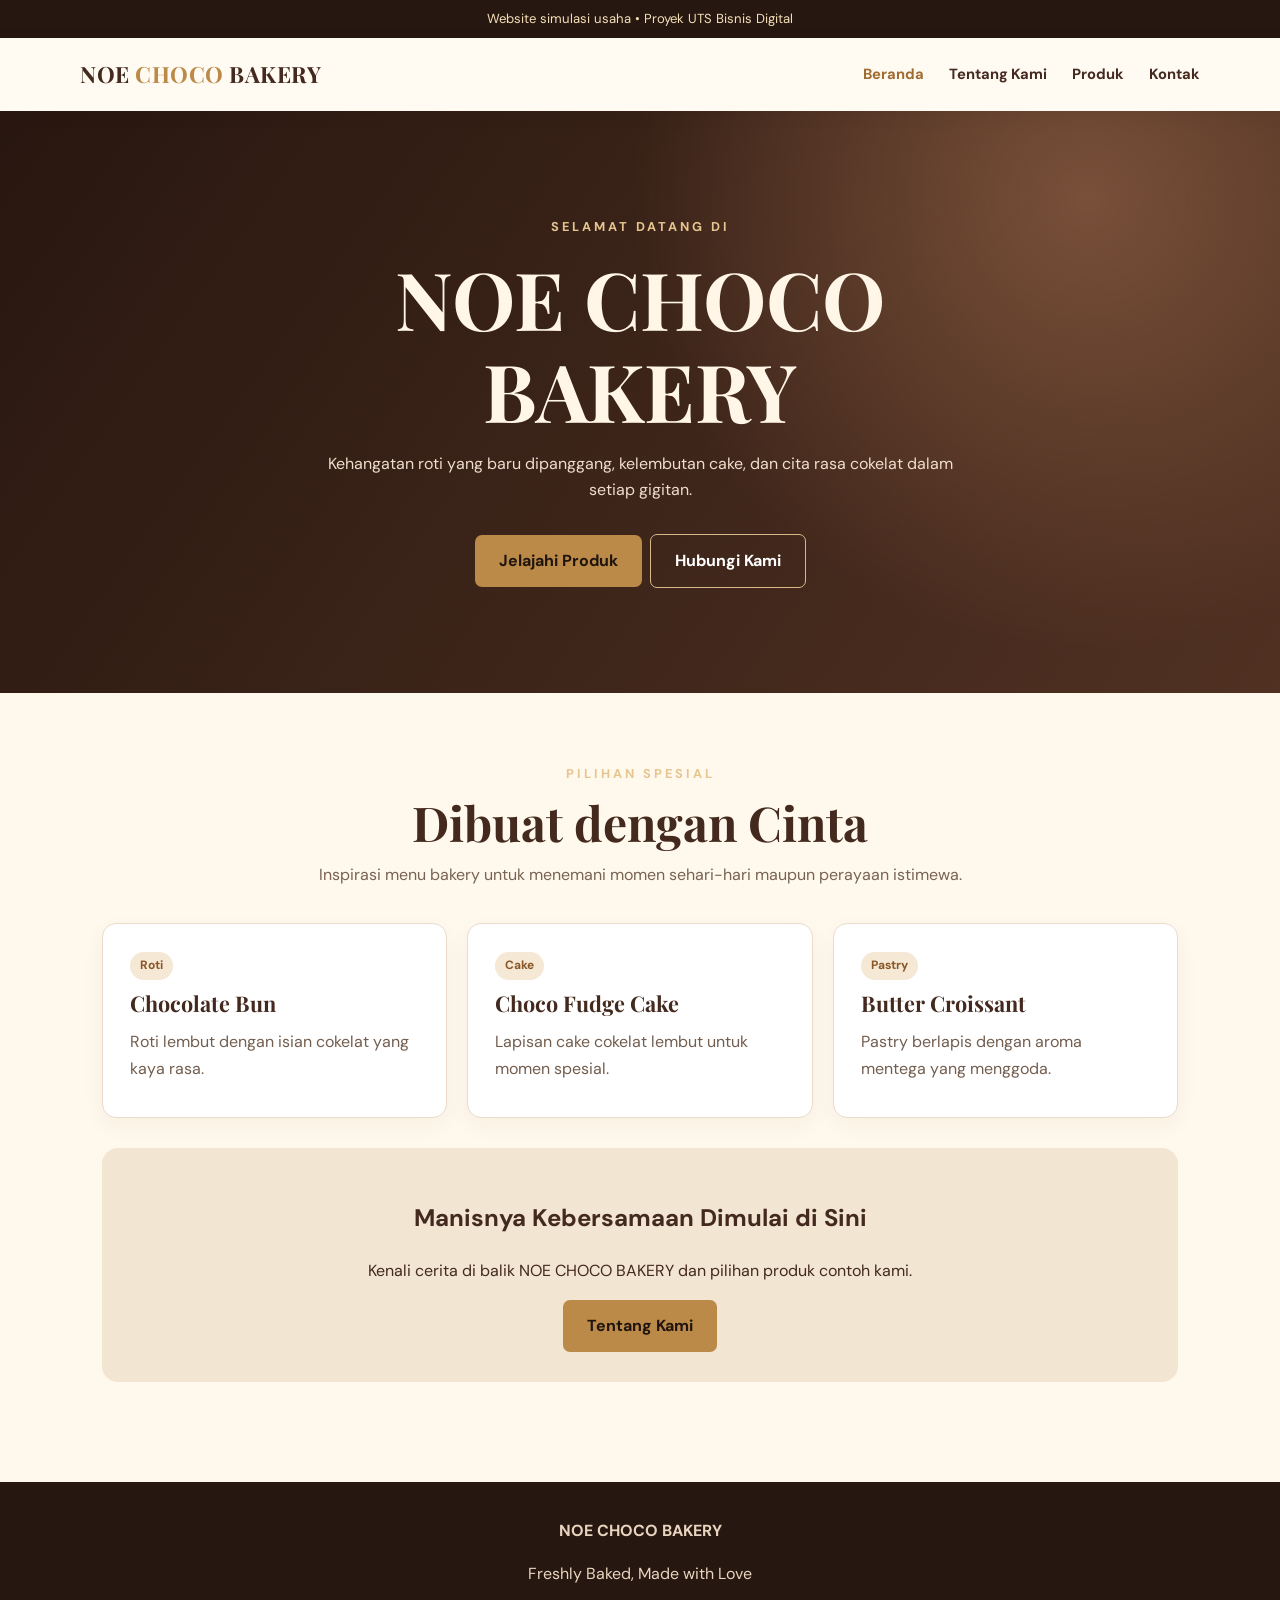
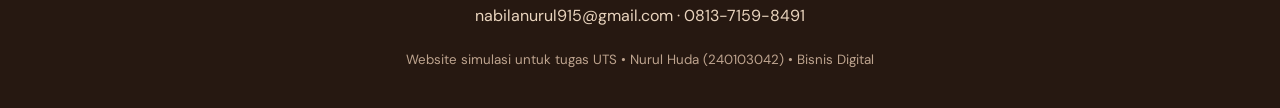
<file: index.html>
<!DOCTYPE html><html lang="id"><head><meta charset="UTF-8"><meta name="viewport" content="width=device-width,initial-scale=1"><meta name="description" content="NOE CHOCO BAKERY - website profil usaha contoh untuk tugas UTS Bisnis Digital."><title>Beranda | NOE CHOCO BAKERY</title><link rel="stylesheet" href="style.css"></head><body><div class="top">Website simulasi usaha • Proyek UTS Bisnis Digital</div><header class="nav"><a class="brand" href="index.html">NOE <span>CHOCO</span> BAKERY</a><button class="menu" type="button" aria-label="Buka menu" aria-expanded="false">☰</button><nav class="links" aria-label="Navigasi utama"><a href="index.html" class="active">Beranda</a><a href="about.html" class="">Tentang Kami</a><a href="produk.html" class="">Produk</a><a href="kontak.html" class="">Kontak</a></nav></header><main><section class="hero"><div class="eyebrow">Selamat datang di</div><h1>NOE CHOCO<br>BAKERY</h1><p>Kehangatan roti yang baru dipanggang, kelembutan cake, dan cita rasa cokelat dalam setiap gigitan.</p><a class="btn" href="produk.html">Jelajahi Produk</a><a class="btn alt" href="kontak.html">Hubungi Kami</a></section><section class="wrap"><div class="section-head"><div class="eyebrow">Pilihan spesial</div><h2>Dibuat dengan Cinta</h2><p>Inspirasi menu bakery untuk menemani momen sehari-hari maupun perayaan istimewa.</p></div><div class="grid"><article class="card"><span class="tag">Roti</span><h3>Chocolate Bun</h3><p>Roti lembut dengan isian cokelat yang kaya rasa.</p></article><article class="card"><span class="tag">Cake</span><h3>Choco Fudge Cake</h3><p>Lapisan cake cokelat lembut untuk momen spesial.</p></article><article class="card"><span class="tag">Pastry</span><h3>Butter Croissant</h3><p>Pastry berlapis dengan aroma mentega yang menggoda.</p></article></div><div class="feature" style="text-align:center"><h2>Manisnya Kebersamaan Dimulai di Sini</h2><p>Kenali cerita di balik NOE CHOCO BAKERY dan pilihan produk contoh kami.</p><a class="btn" href="about.html">Tentang Kami</a></div></section></main><footer><strong>NOE CHOCO BAKERY</strong><p>Freshly Baked, Made with Love</p><p><a href="mailto:nabilanurul915@gmail.com">nabilanurul915@gmail.com</a> · <a href="https://wa.me/6281371598491" target="_blank" rel="noopener">0813-7159-8491</a></p><small>Website simulasi untuk tugas UTS • Nurul Huda (240103042) • Bisnis Digital</small></footer><script src="main.js"></script></body></html>
</file>
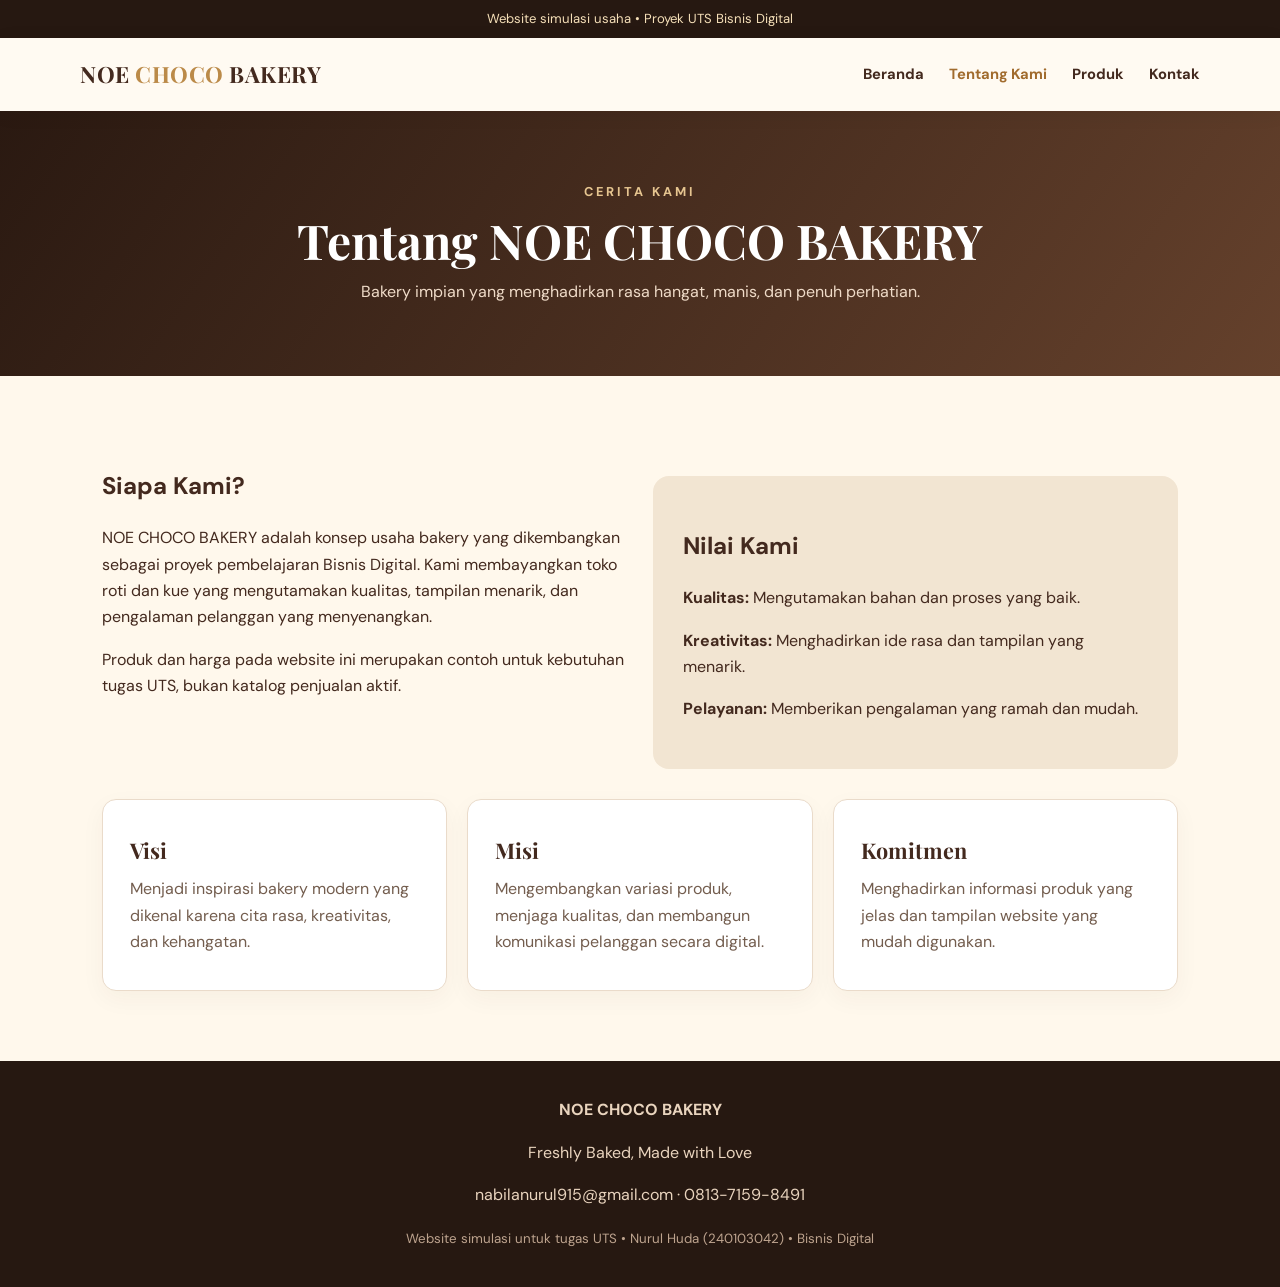
<file: about.html>
<!DOCTYPE html><html lang="id"><head><meta charset="UTF-8"><meta name="viewport" content="width=device-width,initial-scale=1"><meta name="description" content="NOE CHOCO BAKERY - website profil usaha contoh untuk tugas UTS Bisnis Digital."><title>Tentang Kami | NOE CHOCO BAKERY</title><link rel="stylesheet" href="style.css"></head><body><div class="top">Website simulasi usaha • Proyek UTS Bisnis Digital</div><header class="nav"><a class="brand" href="index.html">NOE <span>CHOCO</span> BAKERY</a><button class="menu" type="button" aria-label="Buka menu" aria-expanded="false">☰</button><nav class="links" aria-label="Navigasi utama"><a href="index.html" class="">Beranda</a><a href="about.html" class="active">Tentang Kami</a><a href="produk.html" class="">Produk</a><a href="kontak.html" class="">Kontak</a></nav></header><main><section class="page-title"><div class="eyebrow">Cerita kami</div><h1>Tentang NOE CHOCO BAKERY</h1><p>Bakery impian yang menghadirkan rasa hangat, manis, dan penuh perhatian.</p></section><section class="wrap"><div class="split"><div><h2>Siapa Kami?</h2><p>NOE CHOCO BAKERY adalah konsep usaha bakery yang dikembangkan sebagai proyek pembelajaran Bisnis Digital. Kami membayangkan toko roti dan kue yang mengutamakan kualitas, tampilan menarik, dan pengalaman pelanggan yang menyenangkan.</p><p>Produk dan harga pada website ini merupakan contoh untuk kebutuhan tugas UTS, bukan katalog penjualan aktif.</p></div><div class="feature"><h2>Nilai Kami</h2><p><strong>Kualitas:</strong> Mengutamakan bahan dan proses yang baik.</p><p><strong>Kreativitas:</strong> Menghadirkan ide rasa dan tampilan yang menarik.</p><p><strong>Pelayanan:</strong> Memberikan pengalaman yang ramah dan mudah.</p></div></div><div class="grid"><div class="card"><h3>Visi</h3><p>Menjadi inspirasi bakery modern yang dikenal karena cita rasa, kreativitas, dan kehangatan.</p></div><div class="card"><h3>Misi</h3><p>Mengembangkan variasi produk, menjaga kualitas, dan membangun komunikasi pelanggan secara digital.</p></div><div class="card"><h3>Komitmen</h3><p>Menghadirkan informasi produk yang jelas dan tampilan website yang mudah digunakan.</p></div></div></section></main><footer><strong>NOE CHOCO BAKERY</strong><p>Freshly Baked, Made with Love</p><p><a href="mailto:nabilanurul915@gmail.com">nabilanurul915@gmail.com</a> · <a href="https://wa.me/6281371598491" target="_blank" rel="noopener">0813-7159-8491</a></p><small>Website simulasi untuk tugas UTS • Nurul Huda (240103042) • Bisnis Digital</small></footer><script src="main.js"></script></body></html>
</file>
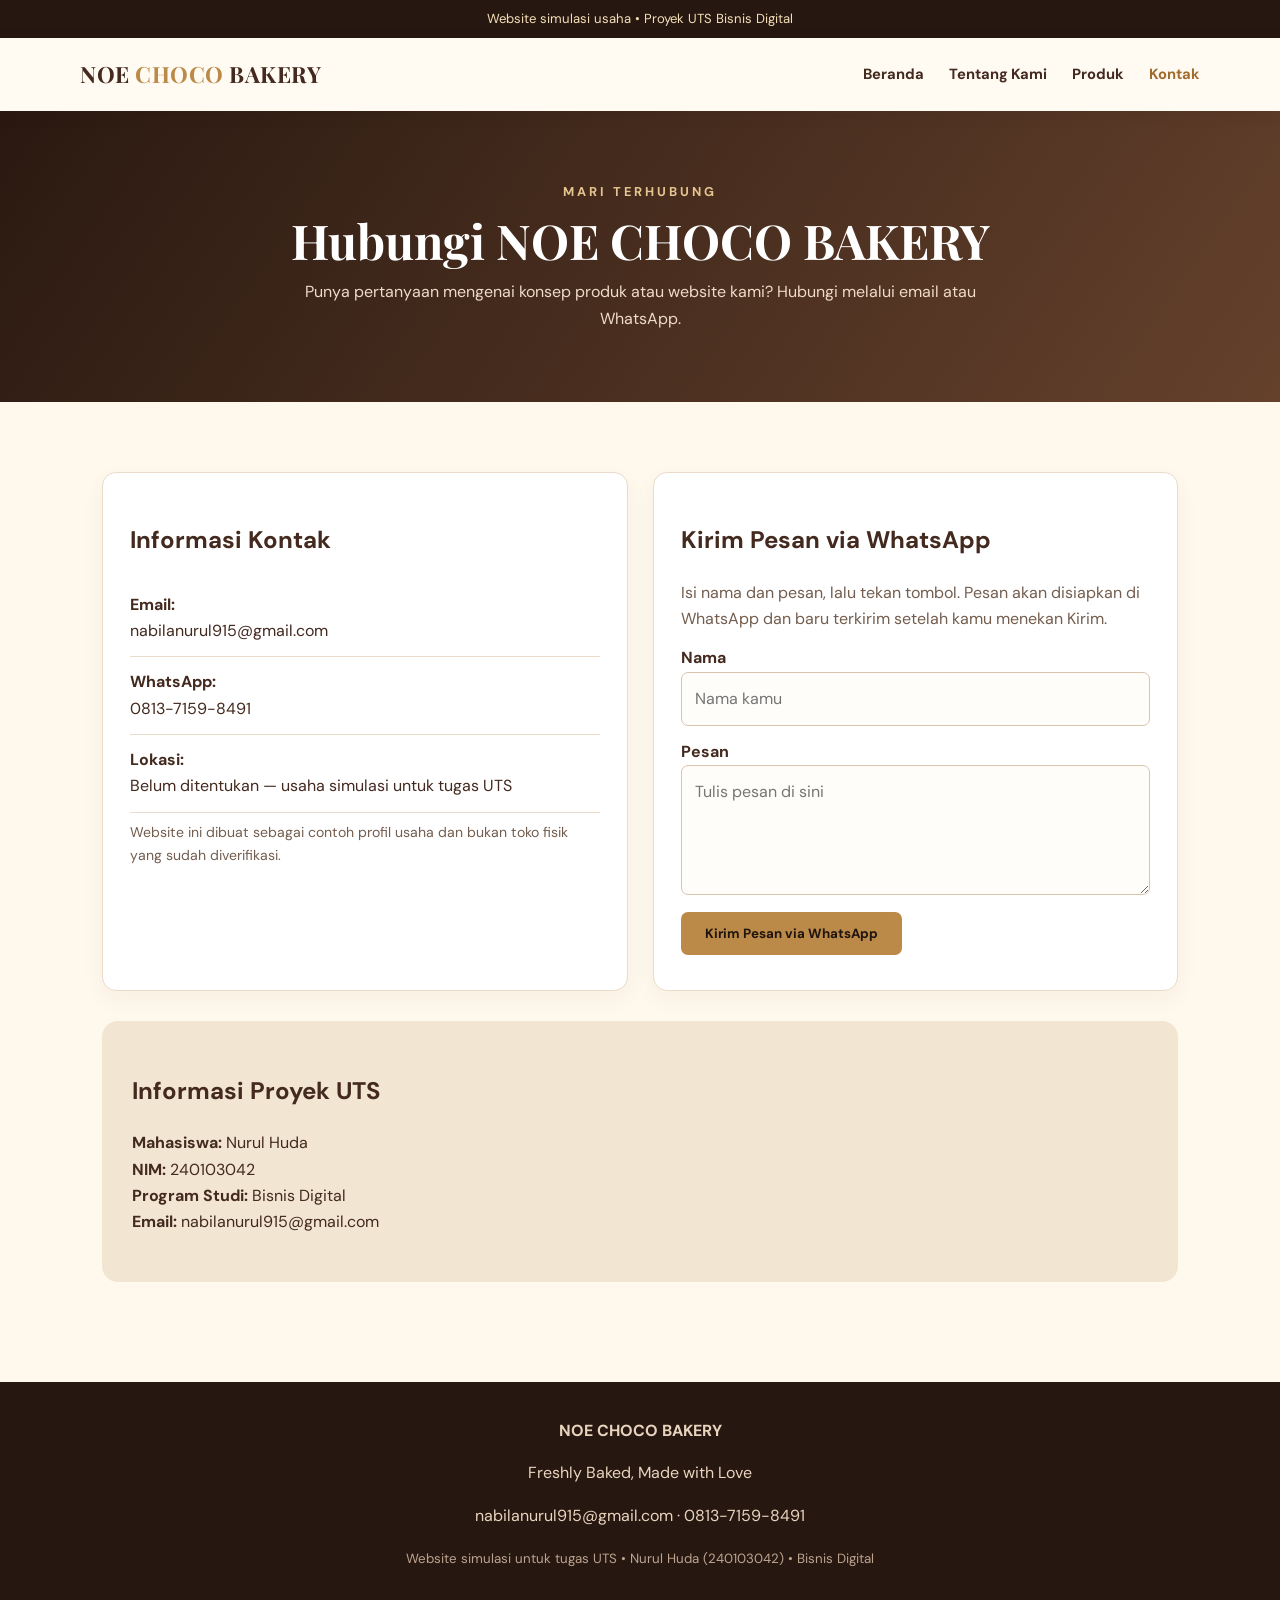
<file: kontak.html>
<!DOCTYPE html><html lang="id"><head><meta charset="UTF-8"><meta name="viewport" content="width=device-width,initial-scale=1"><meta name="description" content="NOE CHOCO BAKERY - website profil usaha contoh untuk tugas UTS Bisnis Digital."><title>Kontak | NOE CHOCO BAKERY</title><link rel="stylesheet" href="style.css"></head><body><div class="top">Website simulasi usaha • Proyek UTS Bisnis Digital</div><header class="nav"><a class="brand" href="index.html">NOE <span>CHOCO</span> BAKERY</a><button class="menu" type="button" aria-label="Buka menu" aria-expanded="false">☰</button><nav class="links" aria-label="Navigasi utama"><a href="index.html" class="">Beranda</a><a href="about.html" class="">Tentang Kami</a><a href="produk.html" class="">Produk</a><a href="kontak.html" class="active">Kontak</a></nav></header><main><section class="page-title"><div class="eyebrow">Mari terhubung</div><h1>Hubungi NOE CHOCO BAKERY</h1><p>Punya pertanyaan mengenai konsep produk atau website kami? Hubungi melalui email atau WhatsApp.</p></section><section class="wrap"><div class="split"><div class="card"><h2>Informasi Kontak</h2><span class="contact-line"><strong>Email:</strong><br><a href="mailto:nabilanurul915@gmail.com">nabilanurul915@gmail.com</a></span><span class="contact-line"><strong>WhatsApp:</strong><br><a href="https://wa.me/6281371598491" target="_blank" rel="noopener">0813-7159-8491</a></span><span class="contact-line"><strong>Lokasi:</strong><br>Belum ditentukan — usaha simulasi untuk tugas UTS</span><p class="note">Website ini dibuat sebagai contoh profil usaha dan bukan toko fisik yang sudah diverifikasi.</p></div><div class="card"><h2>Kirim Pesan via WhatsApp</h2><p>Isi nama dan pesan, lalu tekan tombol. Pesan akan disiapkan di WhatsApp dan baru terkirim setelah kamu menekan Kirim.</p><form id="contact-form"><label for="nama">Nama</label><input id="nama" name="nama" required placeholder="Nama kamu"><label for="pesan">Pesan</label><textarea id="pesan" name="pesan" required placeholder="Tulis pesan di sini"></textarea><p><button class="btn" type="submit">Kirim Pesan via WhatsApp</button></p></form></div></div><div class="feature"><h2>Informasi Proyek UTS</h2><p><strong>Mahasiswa:</strong> Nurul Huda<br><strong>NIM:</strong> 240103042<br><strong>Program Studi:</strong> Bisnis Digital<br><strong>Email:</strong> nabilanurul915@gmail.com</p></div></section></main><footer><strong>NOE CHOCO BAKERY</strong><p>Freshly Baked, Made with Love</p><p><a href="mailto:nabilanurul915@gmail.com">nabilanurul915@gmail.com</a> · <a href="https://wa.me/6281371598491" target="_blank" rel="noopener">0813-7159-8491</a></p><small>Website simulasi untuk tugas UTS • Nurul Huda (240103042) • Bisnis Digital</small></footer><script src="main.js"></script></body></html>
</file>
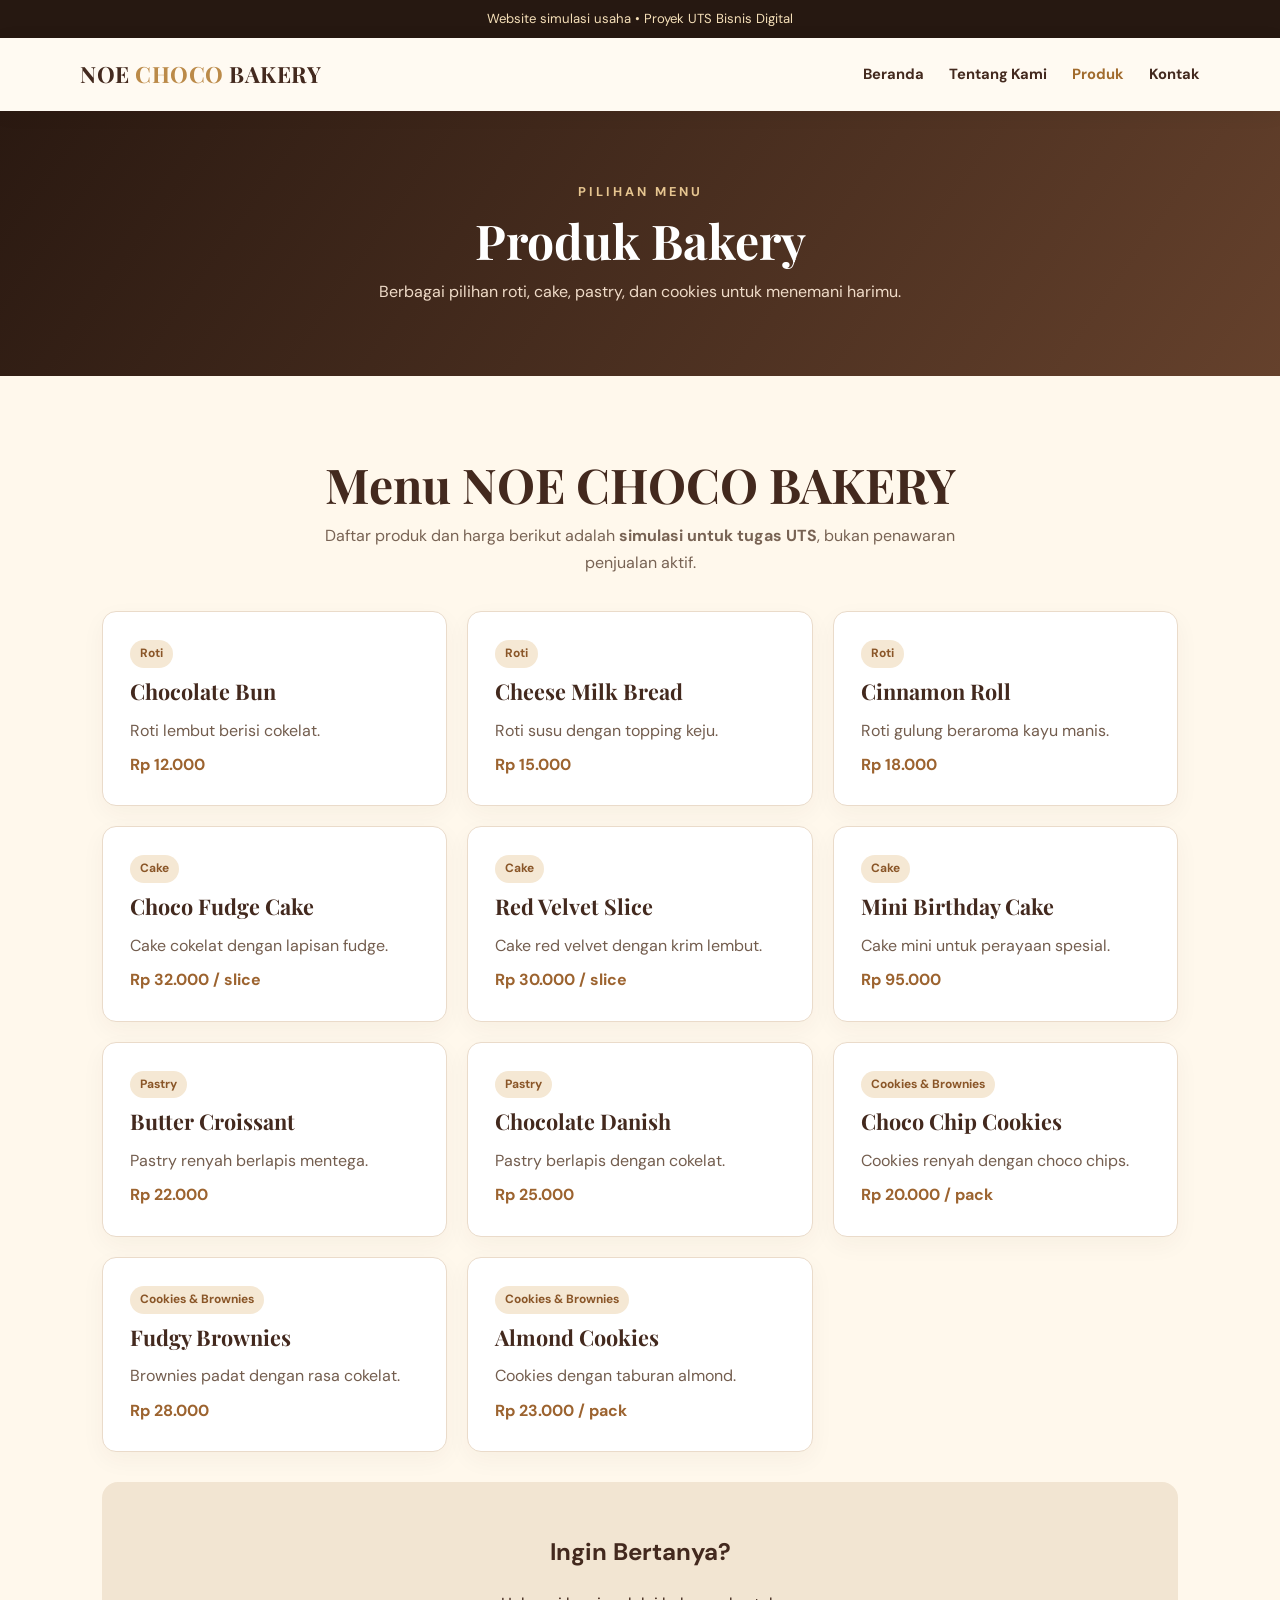
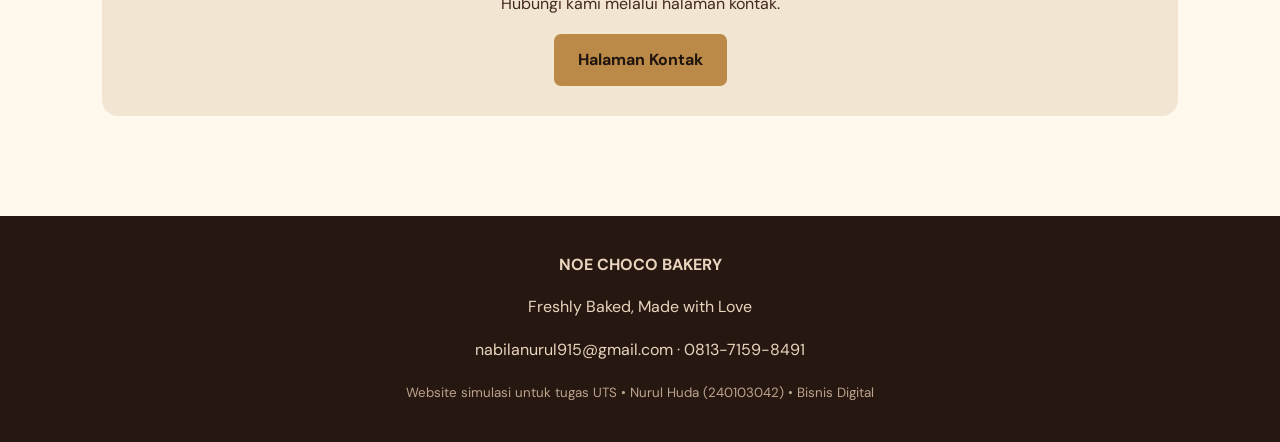
<file: produk.html>
<!DOCTYPE html><html lang="id"><head><meta charset="UTF-8"><meta name="viewport" content="width=device-width,initial-scale=1"><meta name="description" content="NOE CHOCO BAKERY - website profil usaha contoh untuk tugas UTS Bisnis Digital."><title>Produk | NOE CHOCO BAKERY</title><link rel="stylesheet" href="style.css"></head><body><div class="top">Website simulasi usaha • Proyek UTS Bisnis Digital</div><header class="nav"><a class="brand" href="index.html">NOE <span>CHOCO</span> BAKERY</a><button class="menu" type="button" aria-label="Buka menu" aria-expanded="false">☰</button><nav class="links" aria-label="Navigasi utama"><a href="index.html" class="">Beranda</a><a href="about.html" class="">Tentang Kami</a><a href="produk.html" class="active">Produk</a><a href="kontak.html" class="">Kontak</a></nav></header><main><section class="page-title"><div class="eyebrow">Pilihan menu</div><h1>Produk Bakery</h1><p>Berbagai pilihan roti, cake, pastry, dan cookies untuk menemani harimu.</p></section><section class="wrap"><div class="section-head"><h2>Menu NOE CHOCO BAKERY</h2><p>Daftar produk dan harga berikut adalah <strong>simulasi untuk tugas UTS</strong>, bukan penawaran penjualan aktif.</p></div><div class="grid"><article class="card"><span class="tag">Roti</span><h3>Chocolate Bun</h3><p>Roti lembut berisi cokelat.</p><div class="price">Rp 12.000</div></article><article class="card"><span class="tag">Roti</span><h3>Cheese Milk Bread</h3><p>Roti susu dengan topping keju.</p><div class="price">Rp 15.000</div></article><article class="card"><span class="tag">Roti</span><h3>Cinnamon Roll</h3><p>Roti gulung beraroma kayu manis.</p><div class="price">Rp 18.000</div></article><article class="card"><span class="tag">Cake</span><h3>Choco Fudge Cake</h3><p>Cake cokelat dengan lapisan fudge.</p><div class="price">Rp 32.000 / slice</div></article><article class="card"><span class="tag">Cake</span><h3>Red Velvet Slice</h3><p>Cake red velvet dengan krim lembut.</p><div class="price">Rp 30.000 / slice</div></article><article class="card"><span class="tag">Cake</span><h3>Mini Birthday Cake</h3><p>Cake mini untuk perayaan spesial.</p><div class="price">Rp 95.000</div></article><article class="card"><span class="tag">Pastry</span><h3>Butter Croissant</h3><p>Pastry renyah berlapis mentega.</p><div class="price">Rp 22.000</div></article><article class="card"><span class="tag">Pastry</span><h3>Chocolate Danish</h3><p>Pastry berlapis dengan cokelat.</p><div class="price">Rp 25.000</div></article><article class="card"><span class="tag">Cookies &amp; Brownies</span><h3>Choco Chip Cookies</h3><p>Cookies renyah dengan choco chips.</p><div class="price">Rp 20.000 / pack</div></article><article class="card"><span class="tag">Cookies &amp; Brownies</span><h3>Fudgy Brownies</h3><p>Brownies padat dengan rasa cokelat.</p><div class="price">Rp 28.000</div></article><article class="card"><span class="tag">Cookies &amp; Brownies</span><h3>Almond Cookies</h3><p>Cookies dengan taburan almond.</p><div class="price">Rp 23.000 / pack</div></article></div><div class="feature" style="text-align:center"><h2>Ingin Bertanya?</h2><p>Hubungi kami melalui halaman kontak.</p><a class="btn" href="kontak.html">Halaman Kontak</a></div></section></main><footer><strong>NOE CHOCO BAKERY</strong><p>Freshly Baked, Made with Love</p><p><a href="mailto:nabilanurul915@gmail.com">nabilanurul915@gmail.com</a> · <a href="https://wa.me/6281371598491" target="_blank" rel="noopener">0813-7159-8491</a></p><small>Website simulasi untuk tugas UTS • Nurul Huda (240103042) • Bisnis Digital</small></footer><script src="main.js"></script></body></html>
</file>
<file: style.css>
@import url('https://fonts.googleapis.com/css2?family=DM+Sans:wght@400;500;600;700&family=Playfair+Display:wght@600;700&display=swap');
:root{--brown:#43291e;--dark:#261811;--cream:#fff8ec;--gold:#bb8a48;--pale:#f2e5d2}*{box-sizing:border-box}html{scroll-behavior:smooth}body{margin:0;font-family:'DM Sans',Arial,sans-serif;background:var(--cream);color:var(--brown);line-height:1.65}a{color:inherit;text-decoration:none}.top{background:var(--dark);color:#f5dfb8;text-align:center;font-size:.82rem;padding:8px}.nav{display:flex;align-items:center;justify-content:space-between;gap:20px;padding:18px max(6%,calc((100% - 1120px)/2));background:#fffaf2;box-shadow:0 3px 18px #26181112;position:sticky;top:0;z-index:10}.brand{font-family:'Playfair Display',serif;font-size:1.4rem;font-weight:700;letter-spacing:.5px}.brand span{color:var(--gold)}.links{display:flex;gap:25px;flex-wrap:wrap}.links a{font-weight:700;font-size:.92rem}.links a:hover,.links a.active{color:#a16b2d}.hero{background:radial-gradient(circle at 85% 15%,#795039 0%,transparent 38%),linear-gradient(125deg,#281710,#503122);color:#fff6e7;padding:105px 7%;text-align:center}.eyebrow{letter-spacing:3px;text-transform:uppercase;font-size:.8rem;color:#e6c590;font-weight:700}.hero h1{font-family:'Playfair Display',serif;font-size:clamp(2.8rem,7vw,5rem);line-height:1.15;margin:15px 0}.hero p{max-width:650px;margin:0 auto 30px;color:#f0ddcb}.btn{display:inline-block;border:0;border-radius:7px;background:var(--gold);color:#20140e;font-weight:700;padding:13px 24px;cursor:pointer;font-family:inherit}.btn:hover{background:#d9aa6b}.btn.alt{background:transparent;color:white;border:1px solid #d8b98a;margin-left:8px}.wrap{max-width:1120px;margin:auto;padding:70px 22px}.section-head{text-align:center;margin-bottom:35px}.section-head h2,.page-title h1{font-family:'Playfair Display',serif;font-size:clamp(2rem,5vw,3rem);line-height:1.2;margin:10px 0}.section-head p{color:#786354;max-width:650px;margin:0 auto}.grid{display:grid;grid-template-columns:repeat(3,1fr);gap:20px}.card{background:white;border:1px solid #eadbca;border-radius:14px;padding:27px;box-shadow:0 8px 25px #43291e0b}.card h3{font-family:'Playfair Display',serif;font-size:1.35rem;margin:6px 0}.card p{color:#735d4e;margin:8px 0}.price{font-weight:700;color:#9c632f}.tag{display:inline-block;background:#f5e8d4;color:#8a5628;font-size:.75rem;font-weight:700;padding:4px 10px;border-radius:20px}.page-title{background:linear-gradient(125deg,#2a1911,#65412c);color:white;text-align:center;padding:70px 20px}.page-title p{color:#efdbc8;max-width:700px;margin:0 auto}.feature{background:var(--pale);border-radius:16px;padding:30px;margin:30px 0}.split{display:grid;grid-template-columns:1fr 1fr;gap:25px}.note{font-size:.88rem;color:#806956}.contact-line{display:block;padding:12px 0;border-bottom:1px solid #eadbca;overflow-wrap:anywhere}label{display:block;font-weight:700;margin-top:13px}input,textarea{width:100%;padding:13px;border:1px solid #d9c4ad;border-radius:7px;font:inherit;background:#fffdfa}textarea{min-height:130px;resize:vertical}footer{background:var(--dark);color:#e9d4be;text-align:center;padding:36px 20px}footer small{color:#bda38e}.menu{display:none;border:1px solid #d8c4ae;background:transparent;border-radius:6px;padding:7px 12px;font-size:1.2rem}@media(max-width:720px){.nav{padding:15px 20px;flex-wrap:wrap}.menu{display:block}.links{display:none;width:100%;flex-direction:column;gap:10px;padding:12px 0}.links.show{display:flex}.grid,.split{grid-template-columns:1fr}.hero{padding:75px 22px}.wrap{padding:48px 20px}.btn.alt{margin:12px 0 0}.card{padding:22px}}
</file>
